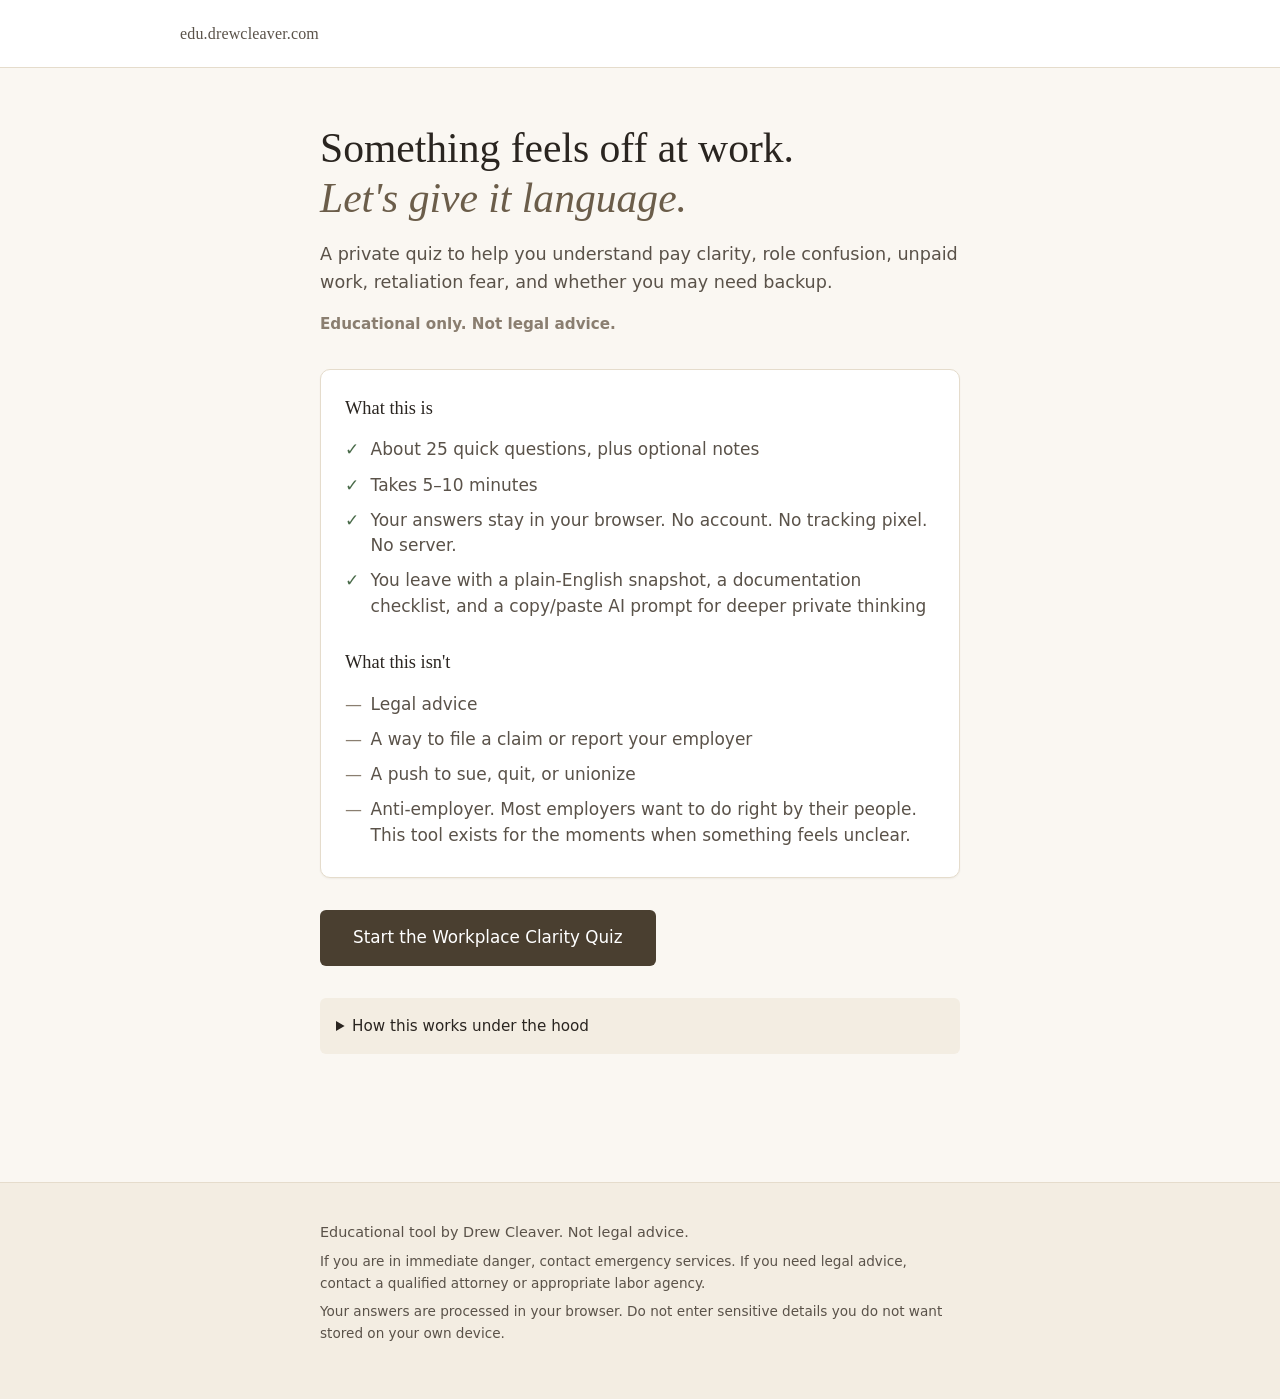
<file: index.html>
<!DOCTYPE html>
<html lang="en">
<head>
  <meta charset="UTF-8">
  <title>edu.drewcleaver.com</title>
  <meta name="viewport" content="width=device-width, initial-scale=1.0">
  <meta http-equiv="refresh" content="0; url=/workplace-clarity/">
  <link rel="canonical" href="/workplace-clarity/">
  <style>
    body { font-family: system-ui, sans-serif; max-width: 600px; margin: 4rem auto; padding: 1rem; color: #2a2a2a; }
    a { color: #5a4a3a; }
  </style>
</head>
<body>
  <h1>Educational tools by Drew Cleaver</h1>
  <p>Redirecting you to the <a href="/workplace-clarity/">Workplace Clarity Quiz</a>…</p>
</body>
</html>
</file>
<file: workplace-clarity/styles.css>
/* ==========================================================================
   Workplace Clarity Quiz — styles.css
   Warm, minimal, calm. Earth tones. Mobile-first. No framework.
   ========================================================================== */

:root {
  /* Warm earth palette — calm, not corporate, not legal */
  --bg: #faf7f2;
  --bg-card: #ffffff;
  --bg-soft: #f3ede2;
  --bg-highlight: #fdf6e8;

  --ink: #2a2520;
  --ink-soft: #5a5249;
  --ink-muted: #8a7e70;

  --accent: #6b5d4a;        /* deep warm taupe */
  --accent-strong: #4a3f30;
  --accent-soft: #ddd0b8;

  --signal-good: #4a6b4a;   /* muted forest */
  --signal-watch: #a0812d;  /* muted amber */
  --signal-concern: #8a4a3a; /* muted brick */

  --border: #e5dccc;
  --border-strong: #c9bca4;

  --radius: 10px;
  --radius-sm: 6px;

  --font-serif: Georgia, 'Iowan Old Style', 'Palatino Linotype', Palatino, serif;
  --font-sans: -apple-system, BlinkMacSystemFont, "Segoe UI", system-ui, Roboto, sans-serif;

  --shadow-sm: 0 1px 2px rgba(60, 50, 40, 0.06);
  --shadow-md: 0 4px 16px rgba(60, 50, 40, 0.08);
}

* { box-sizing: border-box; }

html { -webkit-text-size-adjust: 100%; }

body {
  margin: 0;
  font-family: var(--font-sans);
  font-size: 17px;
  line-height: 1.6;
  color: var(--ink);
  background: var(--bg);
  -webkit-font-smoothing: antialiased;
}

/* ---- Layout primitives ---- */
.container {
  width: 100%;
  max-width: 960px;
  margin: 0 auto;
  padding: 0 1.25rem;
}
.container--narrow {
  max-width: 680px;
}

/* ---- Skip link (a11y) ---- */
.skip-link {
  position: absolute;
  left: -9999px;
  top: 0;
  background: var(--accent-strong);
  color: white;
  padding: 0.5rem 1rem;
  z-index: 100;
}
.skip-link:focus {
  left: 0;
}

/* ---- Header ---- */
.site-header {
  padding: 1.25rem 0;
  border-bottom: 1px solid var(--border);
  background: var(--bg-card);
}
.brand {
  font-family: var(--font-serif);
  font-size: 1rem;
  color: var(--ink-soft);
  text-decoration: none;
  letter-spacing: 0.01em;
}
.brand:hover { color: var(--ink); }

/* ---- Footer ---- */
.site-footer {
  margin-top: 4rem;
  padding: 2rem 0 3rem;
  border-top: 1px solid var(--border);
  background: var(--bg-soft);
  color: var(--ink-soft);
  font-size: 0.9rem;
}
.site-footer p { margin: 0.4rem 0; }

/* ---- Screens ---- */
.screen { padding: 2.5rem 0 4rem; }
.screen[hidden] { display: none; }

/* ---- Hero (intro) ---- */
.hero-title {
  font-family: var(--font-serif);
  font-size: 2.1rem;
  line-height: 1.2;
  font-weight: normal;
  margin: 0 0 1rem;
  color: var(--ink);
}
.hero-title__accent {
  color: var(--accent);
  font-style: italic;
}
.hero-sub {
  font-size: 1.1rem;
  color: var(--ink-soft);
  margin: 0 0 1rem;
}
.hero-meta {
  font-size: 0.95rem;
  color: var(--ink-muted);
  margin: 0 0 2rem;
}

/* ---- Cards ---- */
.card {
  background: var(--bg-card);
  border: 1px solid var(--border);
  border-radius: var(--radius);
  padding: 1.5rem;
  margin: 0 0 2rem;
  box-shadow: var(--shadow-sm);
}
.card h2 {
  font-family: var(--font-serif);
  font-size: 1.15rem;
  font-weight: normal;
  margin: 0 0 0.6rem;
  color: var(--ink);
}
.card h2:not(:first-child) {
  margin-top: 1.5rem;
}

.checklist {
  list-style: none;
  padding: 0;
  margin: 0;
}
.checklist li {
  position: relative;
  padding: 0.3rem 0 0.3rem 1.6rem;
  color: var(--ink-soft);
  line-height: 1.5;
}
.checklist li::before {
  content: "✓";
  position: absolute;
  left: 0;
  top: 0.3rem;
  color: var(--signal-good);
  font-weight: bold;
}
.checklist--negative li::before {
  content: "—";
  color: var(--ink-muted);
  font-weight: normal;
}

/* ---- Buttons ---- */
.btn {
  font-family: var(--font-sans);
  font-size: 1rem;
  font-weight: 500;
  padding: 0.75rem 1.5rem;
  border-radius: var(--radius-sm);
  border: 1px solid transparent;
  cursor: pointer;
  transition: all 0.15s ease;
  text-align: center;
  line-height: 1.3;
  -webkit-tap-highlight-color: transparent;
}
.btn:focus-visible {
  outline: 2px solid var(--accent);
  outline-offset: 2px;
}
.btn--primary {
  background: var(--accent-strong);
  color: white;
}
.btn--primary:hover { background: var(--ink); }
.btn--ghost {
  background: transparent;
  color: var(--ink-soft);
  border-color: var(--border-strong);
}
.btn--ghost:hover {
  background: var(--bg-soft);
  color: var(--ink);
}
.btn--large {
  font-size: 1.05rem;
  padding: 1rem 2rem;
  width: 100%;
}

.link-btn {
  background: none;
  border: none;
  padding: 0;
  color: var(--accent);
  text-decoration: underline;
  cursor: pointer;
  font: inherit;
  font-size: 0.95rem;
}
.link-btn:hover { color: var(--accent-strong); }
.link-btn--quiet { color: var(--ink-muted); }

.resume-line {
  margin-top: 1rem;
  font-size: 0.95rem;
  text-align: center;
}

/* ---- Disclosure ---- */
.disclosure {
  margin-top: 2rem;
  padding: 1rem;
  background: var(--bg-soft);
  border-radius: var(--radius-sm);
  font-size: 0.95rem;
  color: var(--ink-soft);
}
.disclosure summary {
  cursor: pointer;
  font-weight: 500;
  color: var(--ink);
}
.disclosure p { margin: 0.6rem 0 0; }
.disclosure code {
  background: var(--bg-card);
  padding: 0.1em 0.3em;
  border-radius: 3px;
  font-size: 0.9em;
}

/* ---- Quiz ---- */
.progress-bar {
  height: 6px;
  background: var(--bg-soft);
  border-radius: 3px;
  overflow: hidden;
  margin-bottom: 0.5rem;
}
.progress-bar__fill {
  height: 100%;
  background: var(--accent);
  width: 0%;
  transition: width 0.35s ease;
}
.progress-text {
  font-size: 0.85rem;
  color: var(--ink-muted);
  margin: 0 0 1.5rem;
  text-align: right;
}

.quiz-section { animation: fadeIn 0.3s ease; }
@keyframes fadeIn {
  from { opacity: 0; transform: translateY(8px); }
  to { opacity: 1; transform: translateY(0); }
}

.quiz-section__header {
  margin-bottom: 1.5rem;
}
.quiz-section__title {
  font-family: var(--font-serif);
  font-size: 1.5rem;
  font-weight: normal;
  margin: 0 0 0.4rem;
}
.quiz-section__blurb {
  color: var(--ink-soft);
  margin: 0;
  font-size: 0.98rem;
}

.question {
  margin-bottom: 1.75rem;
  padding: 1.25rem;
  background: var(--bg-card);
  border: 1px solid var(--border);
  border-radius: var(--radius);
}
.question__prompt {
  font-size: 1rem;
  margin: 0 0 1rem;
  color: var(--ink);
  line-height: 1.5;
}

.likert {
  display: flex;
  flex-direction: column;
  gap: 0.4rem;
}
.likert label {
  display: flex;
  align-items: flex-start;
  padding: 0.6rem 0.75rem;
  border: 1px solid var(--border);
  border-radius: var(--radius-sm);
  cursor: pointer;
  transition: all 0.12s ease;
  background: var(--bg);
  font-size: 0.95rem;
  line-height: 1.4;
}
.likert label:hover {
  border-color: var(--border-strong);
  background: var(--bg-soft);
}
.likert input[type="radio"] {
  margin: 0.2rem 0.7rem 0 0;
  flex-shrink: 0;
  accent-color: var(--accent);
}
.likert input[type="radio"]:checked + span {
  font-weight: 500;
  color: var(--ink);
}
.likert label:has(input:checked) {
  border-color: var(--accent);
  background: var(--accent-soft);
}

textarea.text-input {
  width: 100%;
  min-height: 90px;
  padding: 0.75rem;
  border: 1px solid var(--border);
  border-radius: var(--radius-sm);
  font: inherit;
  font-size: 0.95rem;
  resize: vertical;
  background: var(--bg);
  color: var(--ink);
}
textarea.text-input:focus,
input.text-input:focus {
  outline: 2px solid var(--accent);
  outline-offset: 1px;
  border-color: var(--accent);
}
input.text-input {
  width: 100%;
  padding: 0.65rem 0.75rem;
  border: 1px solid var(--border);
  border-radius: var(--radius-sm);
  font: inherit;
  background: var(--bg);
  color: var(--ink);
}

.quiz-nav {
  display: flex;
  justify-content: space-between;
  gap: 1rem;
  margin-top: 1rem;
}
.quiz-nav .btn { flex: 1; max-width: 220px; }
.quiz-nav .btn--primary { margin-left: auto; }

.footer-note {
  margin-top: 2rem;
  font-size: 0.85rem;
  color: var(--ink-muted);
  text-align: center;
}

/* ---- Results ---- */
.results-title {
  font-family: var(--font-serif);
  font-size: 1.9rem;
  font-weight: normal;
  margin: 0 0 0.5rem;
}
.results-disclaimer {
  background: var(--bg-highlight);
  border-left: 3px solid var(--signal-watch);
  padding: 0.85rem 1rem;
  border-radius: 0 var(--radius-sm) var(--radius-sm) 0;
  margin: 1rem 0 2rem;
  font-size: 0.95rem;
  color: var(--ink-soft);
}

.results-section {
  margin-bottom: 2.5rem;
  padding-bottom: 2rem;
  border-bottom: 1px solid var(--border);
}
.results-section:last-of-type { border-bottom: none; }
.results-section h2 {
  font-family: var(--font-serif);
  font-size: 1.35rem;
  font-weight: normal;
  margin: 0 0 0.75rem;
}
.results-section--highlight {
  background: var(--bg-highlight);
  padding: 1.5rem;
  border-radius: var(--radius);
  border: 1px solid var(--accent-soft);
  border-bottom: 1px solid var(--accent-soft);
}
.results-section--quiet { color: var(--ink-soft); }

#summary-text p { margin: 0 0 0.8rem; }

.scores {
  display: grid;
  gap: 0.75rem;
  margin-top: 1rem;
}
.score {
  background: var(--bg-card);
  border: 1px solid var(--border);
  border-radius: var(--radius-sm);
  padding: 0.85rem 1rem;
}
.score__top {
  display: flex;
  justify-content: space-between;
  align-items: baseline;
  margin-bottom: 0.4rem;
  gap: 0.5rem;
  flex-wrap: wrap;
}
.score__name {
  font-weight: 500;
  font-size: 0.95rem;
}
.score__value {
  font-size: 0.85rem;
  color: var(--ink-muted);
  font-variant-numeric: tabular-nums;
}
.score__band {
  font-size: 0.8rem;
  padding: 0.15rem 0.5rem;
  border-radius: 999px;
  font-weight: 500;
}
.score__band--good { background: #e0ebe0; color: var(--signal-good); }
.score__band--watch { background: #f5ecd0; color: var(--signal-watch); }
.score__band--concern { background: #f0dcd6; color: var(--signal-concern); }
.score__bar {
  height: 6px;
  background: var(--bg-soft);
  border-radius: 3px;
  overflow: hidden;
}
.score__bar-fill {
  height: 100%;
  background: var(--accent);
  transition: width 0.6s ease;
}
.score__bar-fill--good { background: var(--signal-good); }
.score__bar-fill--watch { background: var(--signal-watch); }
.score__bar-fill--concern { background: var(--signal-concern); }

.signal {
  background: var(--bg-card);
  border: 1px solid var(--border);
  border-left: 3px solid var(--signal-watch);
  border-radius: var(--radius-sm);
  padding: 1rem 1.25rem;
  margin: 0.75rem 0;
}
.signal--high { border-left-color: var(--signal-concern); }
.signal h3 {
  margin: 0 0 0.4rem;
  font-size: 1rem;
  font-family: var(--font-sans);
}
.signal p { margin: 0; color: var(--ink-soft); font-size: 0.95rem; }

.doc-checklist {
  list-style: none;
  padding: 0;
  display: grid;
  gap: 0.4rem;
}
.doc-checklist li {
  padding: 0.5rem 0.75rem 0.5rem 2rem;
  background: var(--bg-card);
  border: 1px solid var(--border);
  border-radius: var(--radius-sm);
  position: relative;
  font-size: 0.95rem;
}
.doc-checklist li::before {
  content: "☐";
  position: absolute;
  left: 0.75rem;
  color: var(--accent);
  font-size: 1.1rem;
  line-height: 1;
  top: 0.55rem;
}

.next-steps {
  padding-left: 1.25rem;
  margin: 0;
}
.next-steps li {
  margin-bottom: 0.7rem;
  line-height: 1.55;
  color: var(--ink-soft);
}

.prompt-actions {
  display: flex;
  gap: 0.5rem;
  margin: 1rem 0;
  flex-wrap: wrap;
}
.prompt-actions .btn { flex: 1; min-width: 160px; }

.prompt-box {
  width: 100%;
  font-family: ui-monospace, "SF Mono", Menlo, Consolas, monospace;
  font-size: 0.85rem;
  line-height: 1.5;
  padding: 1rem;
  background: var(--bg-card);
  border: 1px solid var(--border);
  border-radius: var(--radius-sm);
  resize: vertical;
  color: var(--ink);
}

.resource-list {
  padding-left: 1.25rem;
  margin: 0;
}
.resource-list li {
  margin-bottom: 0.6rem;
  line-height: 1.5;
}

.results-footer {
  text-align: center;
  margin-top: 2rem;
}

/* ---- Helpers ---- */
.muted { color: var(--ink-muted); }
.small { font-size: 0.85rem; }
.sr-only {
  position: absolute;
  width: 1px;
  height: 1px;
  padding: 0;
  margin: -1px;
  overflow: hidden;
  clip: rect(0,0,0,0);
  white-space: nowrap;
  border: 0;
}

/* ---- Responsive ---- */
@media (min-width: 720px) {
  .hero-title { font-size: 2.6rem; }
  .scores { grid-template-columns: repeat(2, 1fr); }
  .btn--large { width: auto; min-width: 320px; }
  .screen { padding: 3.5rem 0 4rem; }
}

/* ---- Print (Save as PDF) ---- */
@media print {
  .site-header,
  .site-footer,
  .results-footer,
  .prompt-actions,
  .skip-link,
  .results-section--quiet {
    display: none !important;
  }
  body { background: white; color: black; font-size: 11pt; }
  .results-section { page-break-inside: avoid; }
  .results-section--highlight { background: white; border: 1px solid #999; }
  .prompt-box { display: block; white-space: pre-wrap; border: 1px solid #999; }
  .container--narrow { max-width: 100%; }
}

/* ---- Reduced motion ---- */
@media (prefers-reduced-motion: reduce) {
  * { transition: none !important; animation: none !important; }
}
</file>
